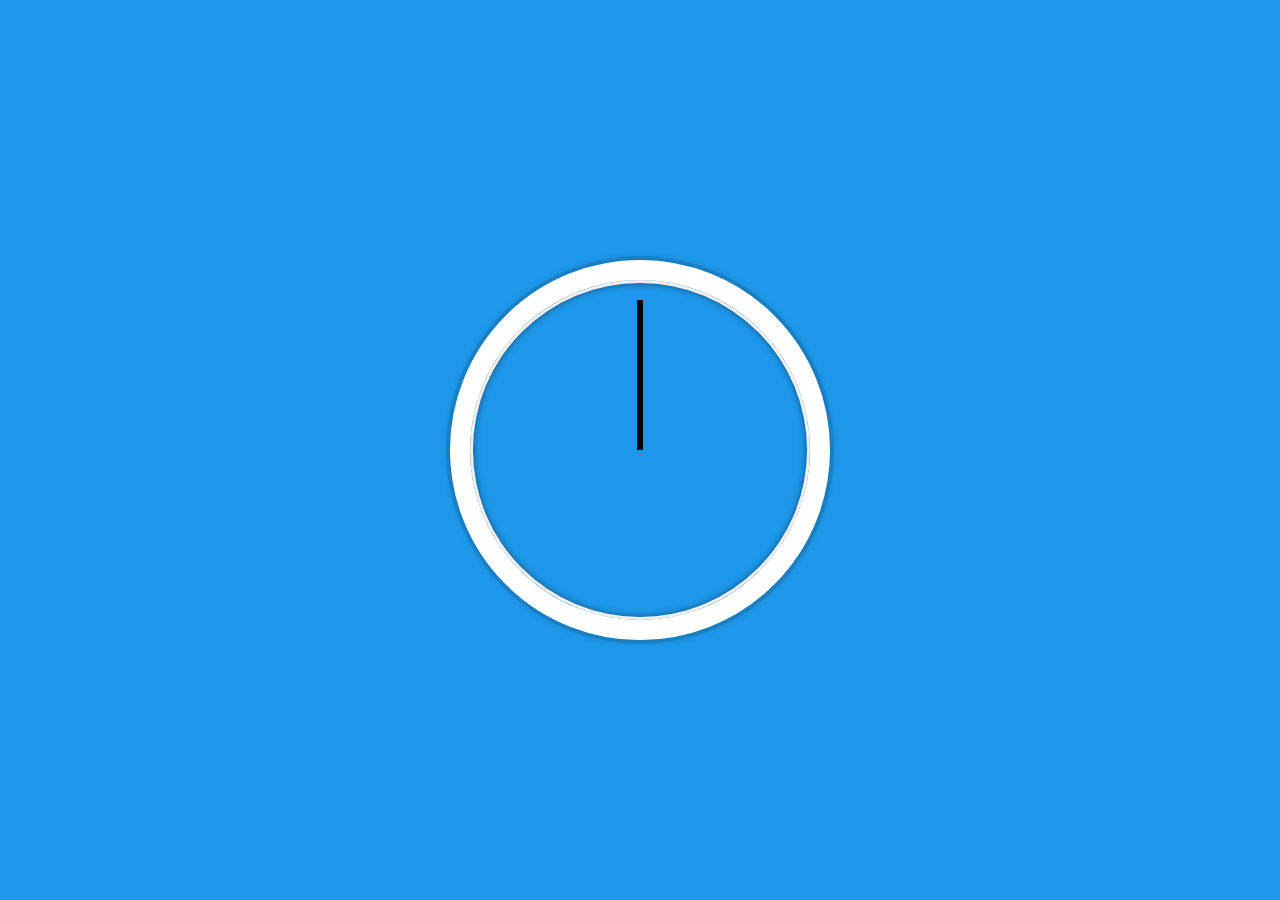
<file: 02. CSS + JS Clock/index.html>
<!DOCTYPE html>
<html lang="en">
<head>
  <meta charset="UTF-8">
  <title>JS + CSS Clock</title>
</head>
<body>


    <div class="clock">
      <div class="clock-face">
        <div class="hand hour-hand"></div>
        <div class="hand min-hand"></div>
        <div class="hand second-hand"></div>
      </div>
    </div>


  <style>
    html {
      background: #1e98ea url(https://unsplash.it/1500/1000?image=881&blur=3);
      background-size: cover;
      font-family: 'helvetica neue';
      text-align: center;
      font-size: 10px;
    }

    body {
      margin: 0;
      font-size: 2rem;
      display: flex;
      flex: 1;
      min-height: 100vh;
      align-items: center;
    }

    .clock {
      width: 30rem;
      height: 30rem;
      border: 20px solid white;
      border-radius: 50%;
      margin: 50px auto;
      position: relative;
      padding: 2rem;
      box-shadow:
        0 0 0 4px rgba(0,0,0,0.1),
        inset 0 0 0 3px #EFEFEF,
        inset 0 0 10px black,
        0 0 10px rgba(0,0,0,0.2);
    }

    .clock-face {
      position: relative;
      width: 100%;
      height: 100%;
      transform: translateY(-3px); /* account for the height of the clock hands */
    }

    .hand {
      width: 50%;
      height: 6px;
      background: black;
      position: absolute;
      top: 50%;
      transform-origin: 100%;
      transform: rotate(90deg);
      transition: all 0.1s;
      transition-timing-function: cubic-bezier(0, 1.76, 0.58, 1);
    }

  </style>
    
  <script>
    const secondHand = document.querySelector('.second-hand');
    const minuteHand = document.querySelector('.min-hand');
    const hourHand = document.querySelector('.hour-hand');


    function setDate(){
        const now = new Date();

        const seconds = now.getSeconds();
        const secondsDegrees = (seconds / 60)*360 + 90;
        secondHand.style.transform = `rotate(${secondsDegrees}deg)`; //Until this, the clock shows secondHand 90degrees more than it should, because the default setting of our secondHand was rotate(90deg). So we add 90degrees to the JS.
        // console.log(seconds);

        const minutes = now.getMinutes();
        const minutesDegrees = (minutes/60)*360+90;
        minuteHand.style.transform = `rotate(${minutesDegrees}deg)`;
        // console.log(minutes);

        const hours = now.getHours();
        const hoursDegrees = (hours/12)*360+90;
        hourHand.style.transform = `rotate(${hoursDegrees}deg)`;
        // console.log(hours);
    };

    setInterval(setDate, 1000);

    

  </script>
</body>
</html>
</file>
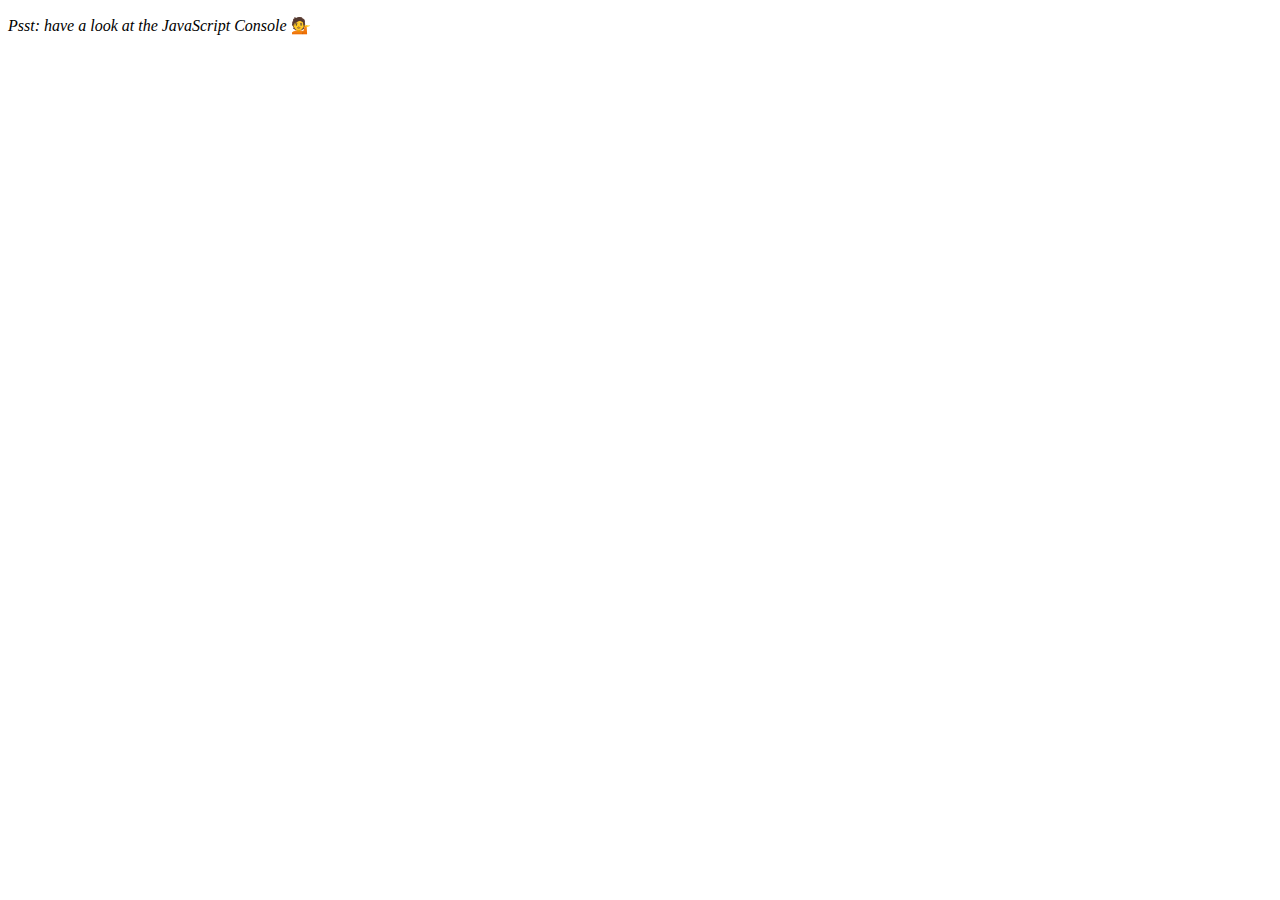
<file: 04. Array Cardio Day1/index.html>
<!DOCTYPE html>
<html lang="en">
<head>
  <meta charset="UTF-8">
  <title>Array Cardio 💪</title>
</head>
<body>
  <p><em>Psst: have a look at the JavaScript Console</em> 💁</p>
  <script>
    // Get your shorts on - this is an array workout!
    // ## Array Cardio Day 1

    // Some data we can work with

    const inventors = [
      { first: 'Albert', last: 'Einstein', year: 1879, passed: 1955 },
      { first: 'Isaac', last: 'Newton', year: 1643, passed: 1727 },
      { first: 'Galileo', last: 'Galilei', year: 1564, passed: 1642 },
      { first: 'Marie', last: 'Curie', year: 1867, passed: 1934 },
      { first: 'Johannes', last: 'Kepler', year: 1571, passed: 1630 },
      { first: 'Nicolaus', last: 'Copernicus', year: 1473, passed: 1543 },
      { first: 'Max', last: 'Planck', year: 1858, passed: 1947 },
      { first: 'Katherine', last: 'Blodgett', year: 1898, passed: 1979 },
      { first: 'Ada', last: 'Lovelace', year: 1815, passed: 1852 },
      { first: 'Sarah E.', last: 'Goode', year: 1855, passed: 1905 },
      { first: 'Lise', last: 'Meitner', year: 1878, passed: 1968 },
      { first: 'Hanna', last: 'Hammarström', year: 1829, passed: 1909 }
    ];

    const people = [
      'Bernhard, Sandra', 'Bethea, Erin', 'Becker, Carl', 'Bentsen, Lloyd', 'Beckett, Samuel', 'Blake, William', 'Berger, Ric', 'Beddoes, Mick', 'Beethoven, Ludwig',
      'Belloc, Hilaire', 'Begin, Menachem', 'Bellow, Saul', 'Benchley, Robert', 'Blair, Robert', 'Benenson, Peter', 'Benjamin, Walter', 'Berlin, Irving',
      'Benn, Tony', 'Benson, Leana', 'Bent, Silas', 'Berle, Milton', 'Berry, Halle', 'Biko, Steve', 'Beck, Glenn', 'Bergman, Ingmar', 'Black, Elk', 'Berio, Luciano',
      'Berne, Eric', 'Berra, Yogi', 'Berry, Wendell', 'Bevan, Aneurin', 'Ben-Gurion, David', 'Bevel, Ken', 'Biden, Joseph', 'Bennington, Chester', 'Bierce, Ambrose',
      'Billings, Josh', 'Birrell, Augustine', 'Blair, Tony', 'Beecher, Henry', 'Biondo, Frank'
    ];
    
    // Array.prototype.filter()
    // 1. Filter the list of inventors for those who were born in the 1500's
    const fifteenHundreds = inventors.filter((v)=> v.year <1600 && 1500<= v.year);
    console.table(fifteenHundreds);

    // Array.prototype.map() //Think of this as a factory machine where it processes raw materials. 'MAP' returs the same number of items as you give it.
    // 2. Give us an array of the inventors first and last names
    const fullNames = inventors.map((inventor) => `${inventor.first} ${inventor.last}`);
    console.log(fullNames);

    // Array.prototype.sort()
    // 3. Sort the inventors by birthdate, oldest to youngest //sort works like this : you get two items and asked to sort these two first, and onwards.
    const Older = inventors.sort((a,b) => a.year - b.year);
    // this is the same as : inventors.sort((a,b) => a.year >b.year? 1 : -1);
    console.table(Older);

    // Array.prototype.reduce()
    // 4. How many years did all the inventors live all together?
    const allYears = inventors.reduce((total, inventor) => {
        return total + (inventor.passed - inventor.year);
    }, 0); //Remember to add the default value here.
    console.log(allYears);

    // 5. Sort the inventors by years lived
    const oldest = inventors.sort((a,b)=> (b.passed - b.year) - (a.passed - a.year));
    console.table(oldest);

    // // 6. create a list of Boulevards in Paris that contain 'de' anywhere in the name
    // // https://en.wikipedia.org/wiki/Category:Boulevards_in_Paris
    const category = document.querySelector('.mw-category');
    const links = category.querySelectorAll('a'); //You can call queryselector against any existing dom element, not just 'document', to look inside of that dom element. Now we still need to change this node form into  array to look for elements we want to select out of this. There are two ways to do this.
    const arrayedLinks = Array.from(category.querySelectorAll('a'));
    // const links = [...category.querySelectorAll('a')];
    // console.log(links);
    // //Now we're going to convert this list of links into arrays and filter this to get what we want.
    const de = arrayedLinks
                .map((item) => item.textContent)
                .filter(streetName => streetName.includes('de'));

    console.log(de);


    // 7. sort Exercise
    // Sort the people alphabetically by last name
    // const alpha = people.sort((last, next) =>{
    //     const [aLast, aFirst] = last.split(', ');
    //     const [bLast, bFirst] = next.split(', ');

    //     return aLast - bLast;
    // })

    const alpha = people.sort((lastOne, nextOne)=>{
        const [aFirst, aLast] = lastOne.split(', ');
        const [bFirst, bLast] = nextOne.split(', ');
        return aLast > bLast? 1: -1;

        // return aLast - bLast;
    });
    console.log(alpha);

    // 8. Reduce Exercise
    // Sum up the instances of each of these
    const data = ['car', 'car', 'truck', 'truck', 'bike', 'walk', 'car', 'van', 'bike', 'walk', 'car', 'van', 'car', 'truck' ];

    const transportation = data.reduce(function(obj, item){
        if(!obj[item]){
            obj[item] = 0;
        }
        obj[item]++;
        return obj;
    }, {});
    console.log(transportation);
  </script>
</body>
</html>
</file>
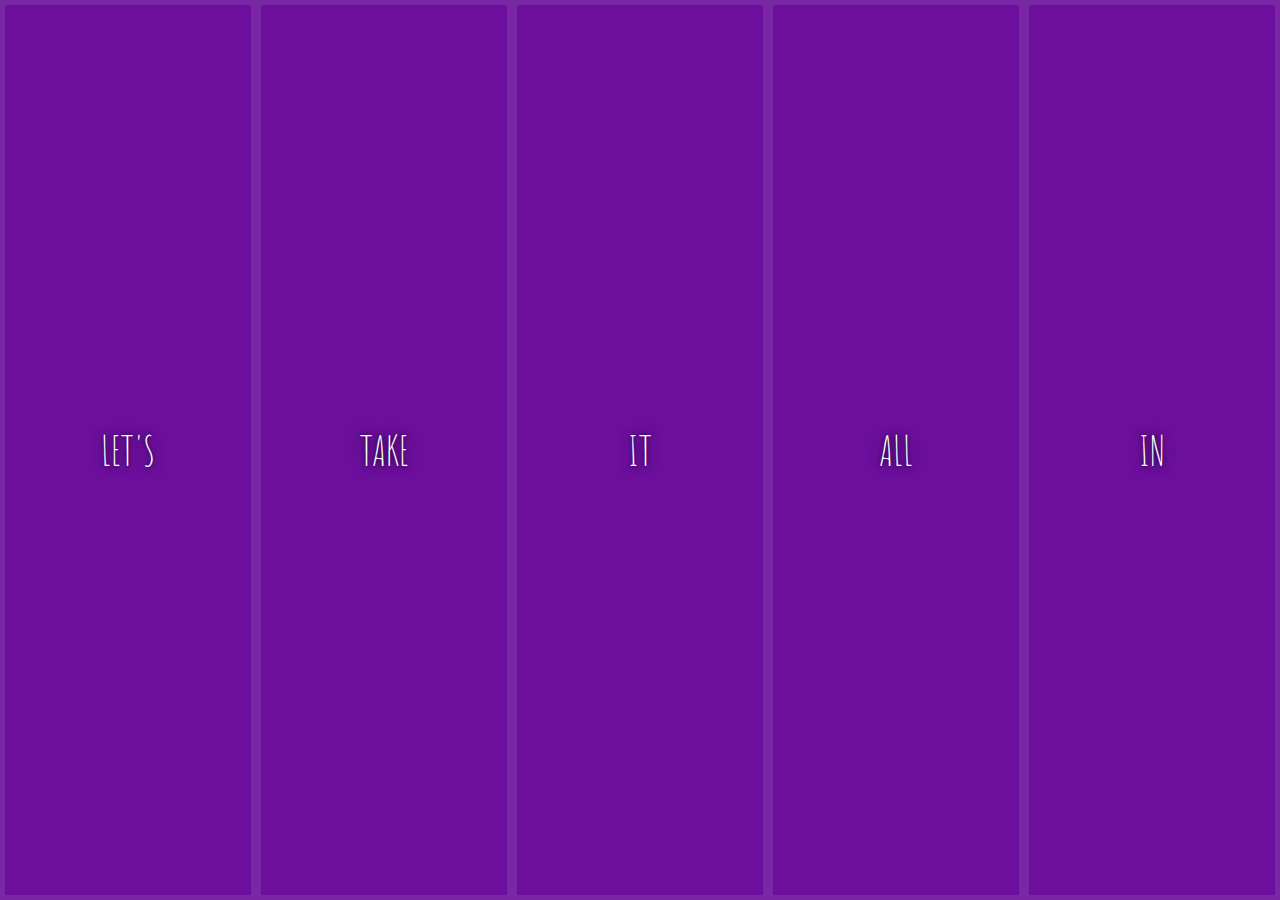
<file: 05. Flex Panels Image Gallery/index.html>
<!DOCTYPE html>
<html lang="en">
<head>
  <meta charset="UTF-8">
  <title>Flex Panels 💪</title>
  <link href='https://fonts.googleapis.com/css?family=Amatic+SC' rel='stylesheet' type='text/css'>
</head>
<body>
  <style>
    html {
      box-sizing: border-box;
      background: #ffc600;
      font-family: 'helvetica neue';
      font-size: 20px;
      font-weight: 200;
    }
    
    body {
      margin: 0;
    }
    
    *, *:before, *:after {
      box-sizing: inherit;
    }

    .panels {
      min-height: 100vh;
      overflow: hidden;
      display: flex;
    }

    .panel {
      flex : 1;
      background: #6B0F9C;
      box-shadow: inset 0 0 0 5px rgba(255,255,255,0.1);
      color: white;
      text-align: center;
      align-items: center;
      /* Safari transitionend event.propertyName === flex */
      /* Chrome + FF transitionend event.propertyName === flex-grow */
      transition: 
        font-size 0.7s cubic-bezier(0.61,-0.19, 0.7,-0.11),
        flex 0.7s cubic-bezier(0.61,-0.19, 0.7,-0.11),
        background 0.2s; /*this transition part allows panel to animate itself according to the items defined below.*/
      font-size: 20px;
      background-size: cover;
      background-position: center;
      justify-content: center;
      align-items: center;
      display: flex; /*this is a flex item and a flex container at the same time*/
      flex-direction: column;
    }

    .panel1 { background-image:url(https://source.unsplash.com/gYl-UtwNg_I/1500x1500); }
    .panel2 { background-image:url(https://source.unsplash.com/rFKUFzjPYiQ/1500x1500); }
    .panel3 { background-image:url(https://images.unsplash.com/photo-1465188162913-8fb5709d6d57?ixlib=rb-0.3.5&q=80&fm=jpg&crop=faces&cs=tinysrgb&w=1500&h=1500&fit=crop&s=967e8a713a4e395260793fc8c802901d); }
    .panel4 { background-image:url(https://source.unsplash.com/ITjiVXcwVng/1500x1500); }
    .panel5 { background-image:url(https://source.unsplash.com/3MNzGlQM7qs/1500x1500); }

    /* Flex items */
    .panel > * {
      margin: 0;
      width: 100%;
      transition: transform 0.5s;
      flex: 1 0 auto;
      display: flex; /*again, this is flex item as well as flex container.*/
      justify-content: center;
      align-items: center;

    }
    .panel >*:first-child{
        transform: translateY(-100%);
    }
    .panel.open-active >*:first-child{
        transform: translateY(-0%); /*oepn-active class is added, the hidden (or 'translated' item comes back down)*/
    }
    .panel >*:last-child{
        transform: translateY(100%);
    }
    .panel.open-active >*:last-child{
        transform: translateY(0%);
    }
    .panel p{
      text-transform: uppercase;
      font-family: 'Amatic SC', cursive;
      text-shadow: 0 0 4px rgba(0, 0, 0, 0.72), 0 0 14px rgba(0, 0, 0, 0.45);
      font-size: 2em;
    };
    
    .panel p:nth-child(2) {
      font-size: 4em;
    }

    .panel.open {
      flex : 5;
      font-size: 40px;
    } /*when the panel has class of 'open', it has bigger panel and font/*/

  </style>


  <div class="panels">
    <div class="panel panel1">
      <p>Hey</p>
      <p>Let's</p>
      <p>Dance</p>
    </div>
    <div class="panel panel2">
      <p>Give</p>
      <p>Take</p>
      <p>Receive</p>
    </div>
    <div class="panel panel3">
      <p>Experience</p>
      <p>It</p>
      <p>Today</p>
    </div>
    <div class="panel panel4">
      <p>Give</p>
      <p>All</p>
      <p>You can</p>
    </div>
    <div class="panel panel5">
      <p>Life</p>
      <p>In</p>
      <p>Motion</p>
    </div>
  </div>

  <script>
    const panels = document.querySelectorAll('.panel');

    function toggleOpen(){
        this.classList.toggle('open');
    }/*toggle removes a class when it exists, and adds it when it doesn't exist*/
    function toggleActive(e){
        console.log(e.propertyName);
        // this.classList.toggle('open-active');/*when we code like this, multiple transitionend are fired. when we console.log e.propertyName, it returns both font size and flex-grow.*/
        if(e.propertyName.includes('flex')){
            this.classList.toggle('open-active');

        }
    }
    panels.forEach(panel => panel.addEventListener('click', toggleOpen));
    panels.forEach(panel => panel.addEventListener('transitionend', toggleActive));
  </script>



</body>
</html>
</file>
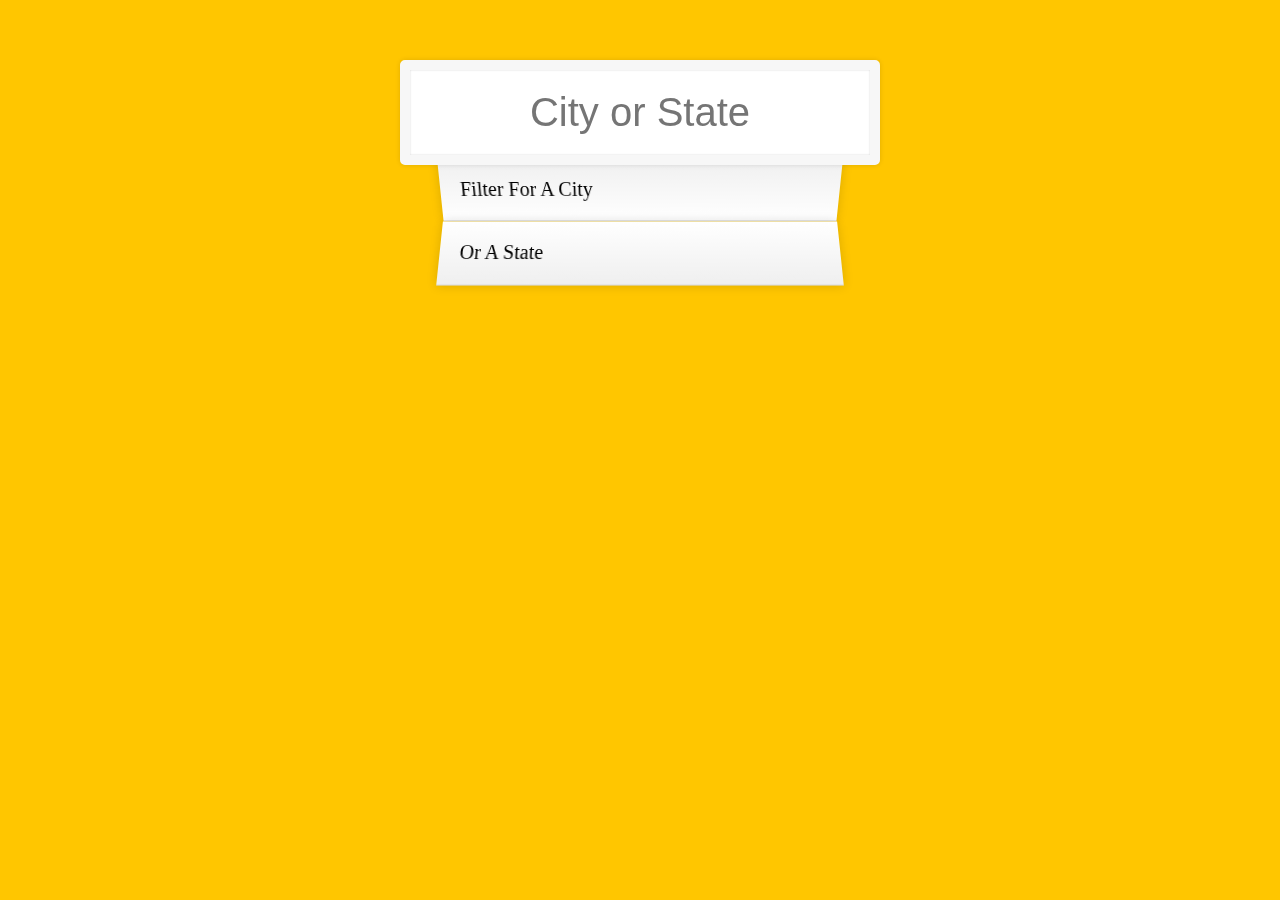
<file: 06. Typed Ahead/index.html>
<!DOCTYPE html>
<html lang="en">
<head>
  <meta charset="UTF-8">
  <title>Type Ahead 👀</title>
  <link rel="stylesheet" href="style.css">
</head>
<body>

  <form class="search-form">
    <input type="text" class="search" placeholder="City or State">
    <ul class="suggestions">
      <li>Filter for a city</li>
      <li>or a state</li>
    </ul>
  </form>
<script>
const endpoint = 'https://gist.githubusercontent.com/Miserlou/c5cd8364bf9b2420bb29/raw/2bf258763cdddd704f8ffd3ea9a3e81d25e2c6f6/cities.json';
const cities = [];
fetch(endpoint)
.then(blob => blob.json())//until this, it doesn't return a data but returns a promise. fetch itself returns a promise. fetch data has no idea what type of data this is.
.then(data => cities.push(...data));//blob.json itself returns another promise so we go another round of .then. Put the data of arrays inside 'cities' variable. However if we do cities.push(data) the data array is nested inside cities array. So we need to spread into push method, the array.


function findMatches(wordToMatch, cities){
  return cities.filter(place => {
    const regex = new RegExp(wordToMatch, 'gi');
    return place.city.match(regex) || place.state.match(regex);//Can look for either city or state
  })
  //here we need to figure out of the city of state matches what was searched.
}

function displayMatches(){
  const matchArray = findMatches(this.value, cities);
  const html = matchArray.map(place =>{
    const regex = new RegExp(this.value, 'ig');
    const cityName = place.city.replace(regex, `<span class ="hl">${this.value}</span>`)
    const stateName = place.state.replace(regex, `<span class ="hl">${this.value}</span>`)
    return `
    <li>
      <span class = 'name'>${cityName}, ${stateName}</span>
      <span class='population'>${place.population}</span>
    ,</li>
    `;
  }).join('')
  suggestions.innerHTML = html;
}


const searchInput = document.querySelector('.search');//find the input text of searchbox
const suggestions = document.querySelector('.suggestions');//find the ul list of recommended list 

searchInput.addEventListener('change', displayMatches);//'change'event only fires when we go off that input(click outside of searchbox)
searchInput.addEventListener('keyup', displayMatches);//'keyup'event fires as we add 'keys'(type the keyboard)

</script>
</body>
</html>
</file>
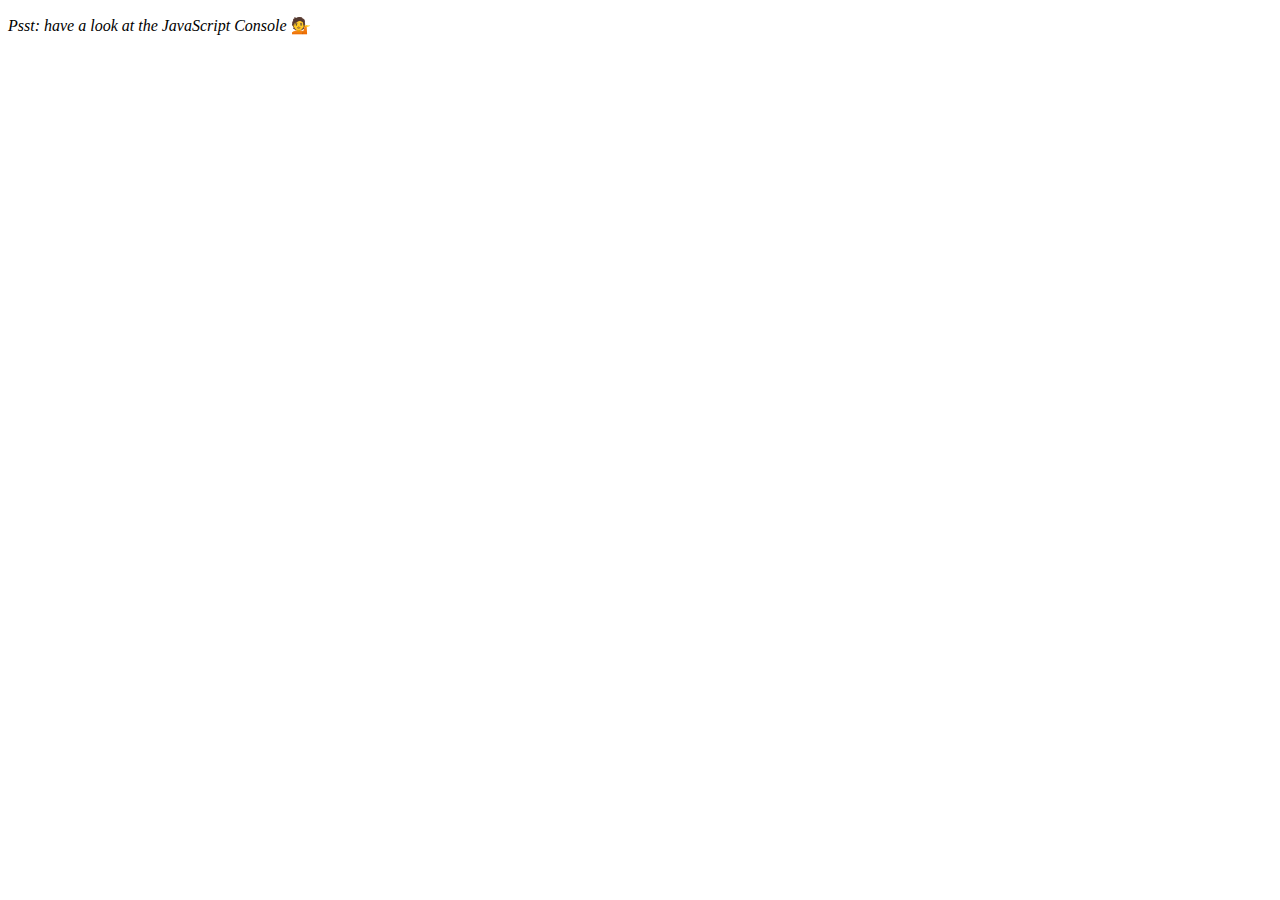
<file: 07. Array Cardio Day2.html/index.html>
<!DOCTYPE html>
<html lang="en">
<head>
  <meta charset="UTF-8">
  <title>Array Cardio 💪💪</title>
</head>
<body>
  <p><em>Psst: have a look at the JavaScript Console</em> 💁</p>
  <script>
    // ## Array Cardio Day 2

    const people = [
      { name: 'Wes', year: 1988 },
      { name: 'Kait', year: 1986 },
      { name: 'Irv', year: 1970 },
      { name: 'Lux', year: 2015 }
    ];

    const comments = [
      { text: 'Love this!', id: 523423 },
      { text: 'Super good', id: 823423 },
      { text: 'You are the best', id: 2039842 },
      { text: 'Ramen is my fav food ever', id: 123523 },
      { text: 'Nice Nice Nice!', id: 542328 }
    ];

    
  // Some and Every Checks
  // Array.prototype.some() // is at least one person 19 or older?
  const isAdult = people.some((person) => ((new Date().getFullYear()) - person.year >= 19));
  console.log(isAdult); //**No curly bracket = implicit return???

  // Array.prototype.every() // is everyone 19 or older?
  const isAllAdult = people.every((person) => ((new Date().getFullYear()) - person.year >= 19));
  console.log(isAllAdult); //**No curly bracket = implicit return???

  // Array.prototype.find()
  // Find is like filter, but instead returns just the one you are looking for
  // find the comment with the ID of 823423
  const comment = comments.find((item) => item.id === 823423);
  console.log(comment);

  //This is same as
  const comment2 = comments.find(function(item){
    if(item.id === 823423){
        return true;
    }
  })
  console.log(comment2);

  // Array.prototype.findIndex()
  // Find the comment with this ID
  // delete the comment with the ID of 823423
  const index = comments.findIndex((comment) => comment.id === 823423);
  console.log(comments[index].text);
  //how to delete this?

//   comments.splice(index, 1); OR,

  console.table(comments);
  const newComments = [
    ...comments.slice(0, index),
    ...comments.slice(index+1),
  ];
  console.table(newComments);
  console.table(comments)

  </script>
</body>
</html>
</file>
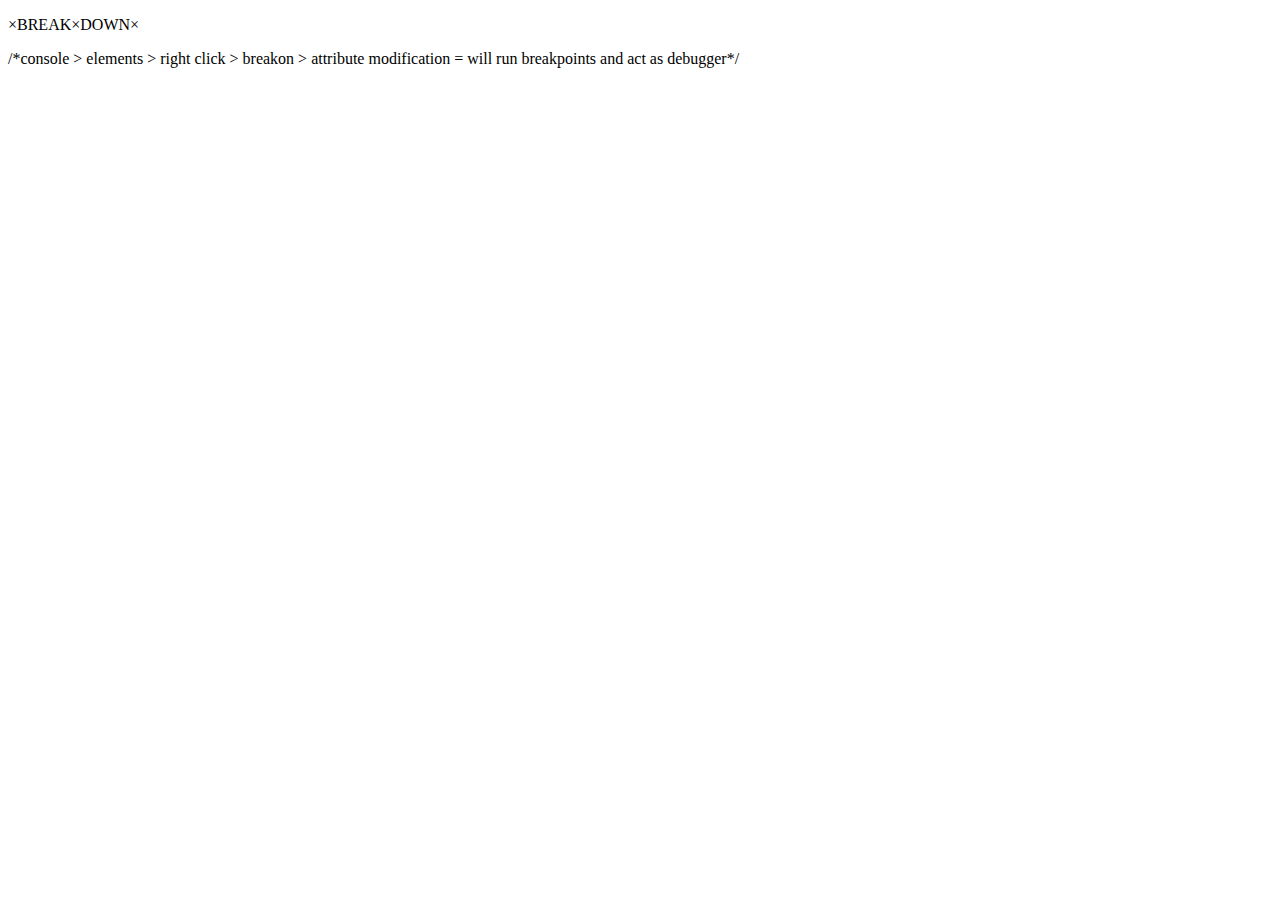
<file: 09. Dev tools domination/index.html>
<!DOCTYPE html>
<html lang="en">
<head>
  <meta charset="UTF-8">
  <title>Console Tricks!</title>
</head>
<body>

  <p onClick="makeGreen()">×BREAK×DOWN×</p> /*console > elements > right click > breakon > attribute modification = will run breakpoints and act as debugger*/

  <script>
    const dogs = [{ name: 'Snickers', age: 2 }, { name: 'hugo', age: 8 }];

    function makeGreen() {
      const p = document.querySelector('p');
      p.style.color = '#BADA55';
      p.style.fontSize = '50px';
    }

    // Regulars
    console.log('hello');

    // Interpolated
    console.log('Hi I am a %s string!', '≈');
    // Styled //With %c in the first argument, second argument interpreted as a style  
    console.log('%c I am some great text', 'font-size:50px; background:pink;')

    // warning!
    console.warn('Oh Noo!');

    // Error :|
    console.error('Yikes');

    // Info
    console.info('This is an important info')

    // Testing
    console.assert(1===2, 'That is wrong!')
    const p = document.querySelector('p');
    console.assert(p.classList.contains('ouch'), 'That is wrong!');

    // clearing
    console.clear();

    // Viewing DOM Elements
    console.log(p);
    console.dir(p);

    console.clear();
    // Grouping together //console.groupCollapsed(key) groups the end result by what's inside (key). Remember to define at the end, console.groupEnd(key)
    dogs.forEach(dog => {
        console.groupCollapsed(`${dog.name}`);
        console.log(`This is ${dog.name}`);
        console.log(`${dog.name} is ${dog.age} years old`);
        console.groupEnd(`${dog.name}`);
    });
    // counting //counts how many something has been logged.
    console.count('Daen');
    console.count('Daen');
    console.count('Daen');
    console.count('Random');
    console.count('Daen');
    console.count('Daen');
    console.count('Daen');

    // timing //measures the time it takes for an action to happen
    console.time('fetching data');
    fetch('https://api.github.com/users/wesbos')
    .then(data => data.json())
    .then(data => {
        console.timeEnd('fetching data');
        console.log(data);
    });
    //console.table //takes an array of objects and assuming that they all have same properties, it will display like a table.
    console.table(dogs);

  </script>
</body>
</html>
</file>
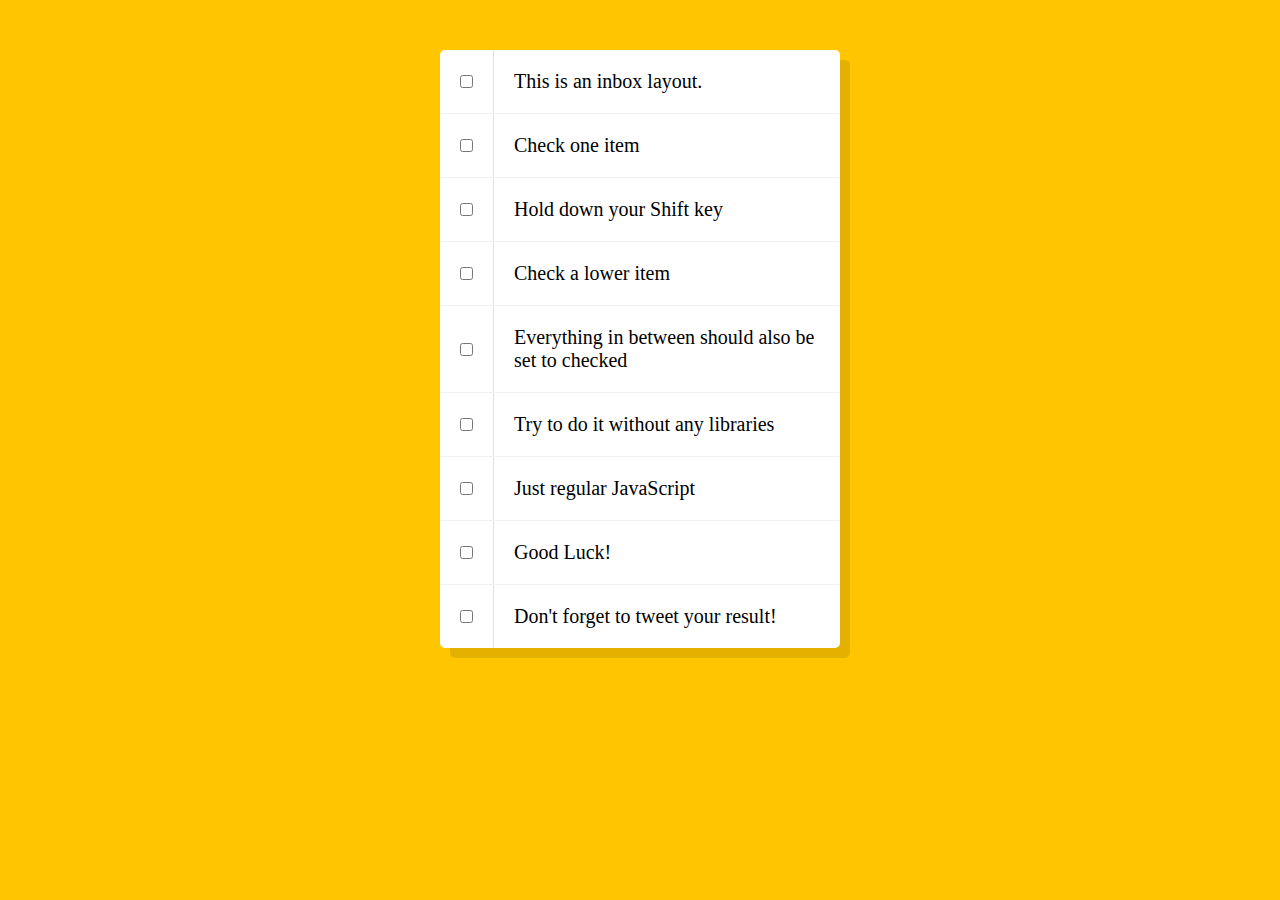
<file: 10. Hold shift to check multiple/index.html>
<!DOCTYPE html>
<html lang="en">
<head>
  <meta charset="UTF-8">
  <title>Hold Shift to Check Multiple Checkboxes</title>
</head>
<body>
  <style>

    html {
      font-family: sans-serif;
      background: #ffc600;
    }

    .inbox {
      max-width: 400px;
      margin: 50px auto;
      background: white;
      border-radius: 5px;
      box-shadow: 10px 10px 0 rgba(0,0,0,0.1);
    }

    .item {
      display: flex;
      align-items: center;
      border-bottom: 1px solid #F1F1F1;
    }

    .item:last-child {
      border-bottom: 0;
    }

    input:checked + p {
      background: #F9F9F9;
      text-decoration: line-through;
    }

    input[type="checkbox"] {
      margin: 20px;
    }

    p {
      margin: 0;
      padding: 20px;
      transition: background 0.2s;
      flex: 1;
      font-family:'helvetica neue';
      font-size: 20px;
      font-weight: 200;
      border-left: 1px solid #D1E2FF;
    }
  </style>
   <!--
   The following is a common layout you would see in an email client.

   When a user clicks a checkbox, holds Shift, and then clicks another checkbox a few rows down, all the checkboxes inbetween those two checkboxes should be checked.

  -->
  <div class="inbox">
    <div class="item">
      <input type="checkbox">
      <p>This is an inbox layout.</p>
    </div>
    <div class="item">
      <input type="checkbox">
      <p>Check one item</p>
    </div>
    <div class="item">
      <input type="checkbox">
      <p>Hold down your Shift key</p>
    </div>
    <div class="item">
      <input type="checkbox">
      <p>Check a lower item</p>
    </div>
    <div class="item">
      <input type="checkbox">
      <p>Everything in between should also be set to checked</p>
    </div>
    <div class="item">
      <input type="checkbox">
      <p>Try to do it without any libraries</p>
    </div>
    <div class="item">
      <input type="checkbox">
      <p>Just regular JavaScript</p>
    </div>
    <div class="item">
      <input type="checkbox">
      <p>Good Luck!</p>
    </div>
    <div class="item">
      <input type="checkbox">
      <p>Don't forget to tweet your result!</p>
    </div>
  </div>

<script>
    const checkboxes = document.querySelectorAll(".inbox input[type='checkbox']");
    let lastchecked;

    function checkHandler(e){
        //check if they had the shift key down
        //AND check if they had checked(not unchecked) the box.
        //then loop over every single checkbox, look for the first and last one that's been checked, and check all in between.
        //This is less fragile than finding a dom element, bc this can be changed when an element is added in html.
        console.log(e);
        let inbetween = false;
        if(e.shiftkey && this.checked){ //this.checked?
            checkboxes.forEach(checkbox =>{
            console.log(checkbox);
            if(checkbox === this || checkbox === lastchecked){
                inbetween = !inbetween; //flag variable.
                console.log('starting to check them inbetween!');
            }
            if(inbetween){
                checkbox.checked = true;
            }
        })
            //when reaching the last one, 'inbetween' = false
        };
        //when we check something, we need to remember that as the last variable.
        lastchecked = this;
    }
    checkboxes.forEach((checkbox) => checkbox.addEventListener('click', checkHandler))//'change' event nope bc this will fire even if we use the keyboard.
</script>
</body>
</html>
</file>
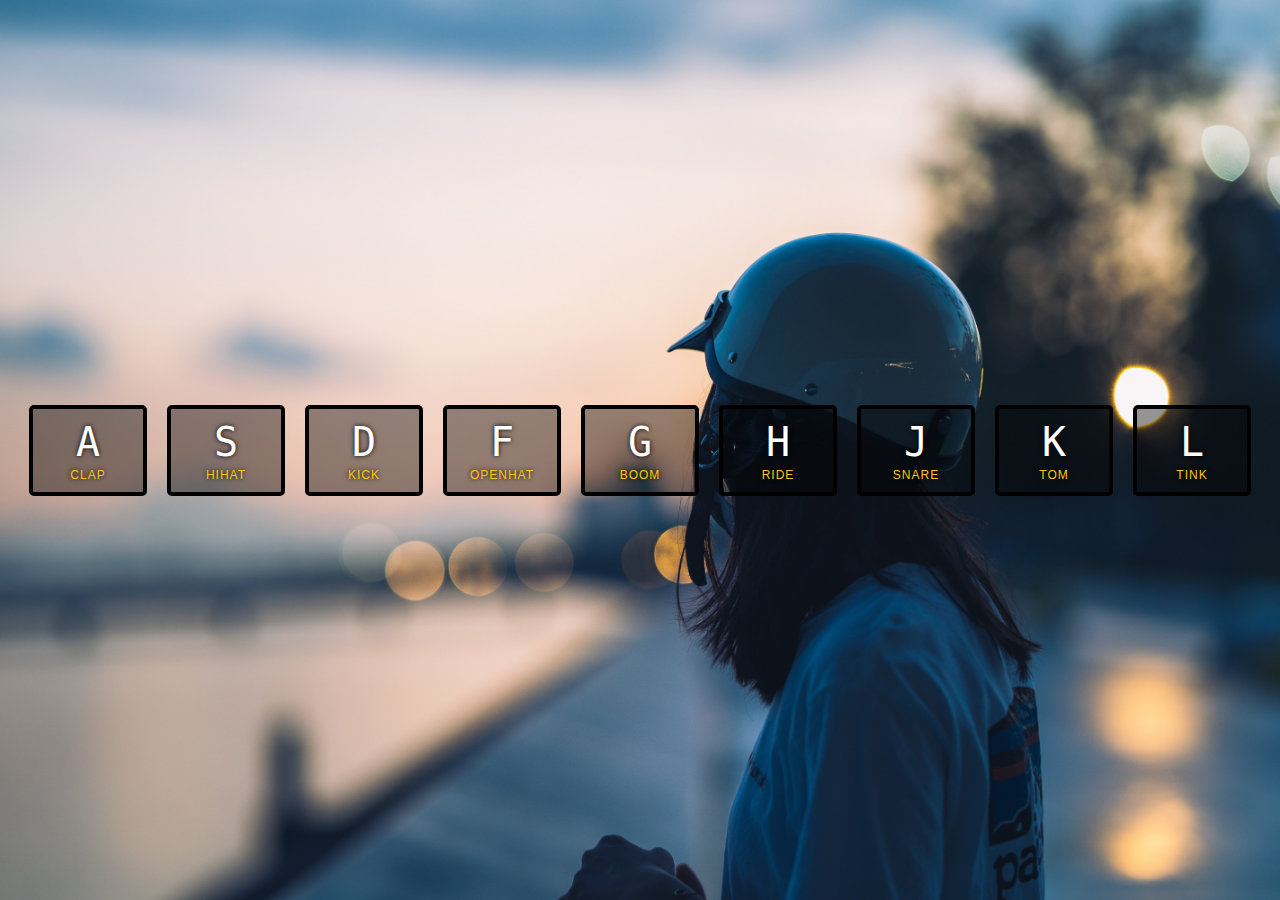
<file: 01. Javascript Drum Kit/index-START.html>
<!DOCTYPE html>
<html lang="en">
<head>
  <meta charset="UTF-8">
  <title>JS Drum Kit</title>
  <link rel="stylesheet" href="style.css">
</head>
<body>


  <div class="keys">
    <div data-key="65" class="key">
      <kbd>A</kbd>
      <span class="sound">clap</span>
    </div>
    <div data-key="83" class="key">
      <kbd>S</kbd>
      <span class="sound">hihat</span>
    </div>
    <div data-key="68" class="key">
      <kbd>D</kbd>
      <span class="sound">kick</span>
    </div>
    <div data-key="70" class="key">
      <kbd>F</kbd>
      <span class="sound">openhat</span>
    </div>
    <div data-key="71" class="key">
      <kbd>G</kbd>
      <span class="sound">boom</span>
    </div>
    <div data-key="72" class="key">
      <kbd>H</kbd>
      <span class="sound">ride</span>
    </div>
    <div data-key="74" class="key">
      <kbd>J</kbd>
      <span class="sound">snare</span>
    </div>
    <div data-key="75" class="key">
      <kbd>K</kbd>
      <span class="sound">tom</span>
    </div>
    <div data-key="76" class="key">
      <kbd>L</kbd>
      <span class="sound">tink</span>
    </div>
  </div>

  <audio data-key="65" src="sounds/01 - JavaScript Drum Kit_sounds_clap.wav"></audio>
  <audio data-key="83" src="sounds/01 - JavaScript Drum Kit_sounds_hihat.wav"></audio>
  <audio data-key="68" src="sounds/01 - JavaScript Drum Kit_sounds_kick.wav"></audio>
  <audio data-key="70" src="sounds/01 - JavaScript Drum Kit_sounds_openhat.wav"></audio>
  <audio data-key="71" src="sounds/01 - JavaScript Drum Kit_sounds_boom.wav"></audio>
  <audio data-key="72" src="sounds/01 - JavaScript Drum Kit_sounds_ride.wav"></audio>
  <audio data-key="74" src="sounds/01 - JavaScript Drum Kit_sounds_snare.wav"></audio>
  <audio data-key="75" src="sounds/01 - JavaScript Drum Kit_sounds_tom.wav"></audio>
  <audio data-key="76" src="sounds/01 - JavaScript Drum Kit_sounds_tink.wav"></audio>

<script>
    function playsound(e){
        const audio = document.querySelector(`audio[data-key ="${e.keyCode}"]`)
        if(!audio) return; //stop the function from running altogether.
        audio.currentTime = 0; //rewind to the start
        audio.play();
        const key = document.querySelector(`.key[data-key ="${e.keyCode}"]`)
        key.classList.add('playing'); // refer to the style class .playing. This adds 'playing' class to the key and results in key expansion
    };
    
    function removeTransition(e){
        if(e.propertyName !== 'transform') return; // skip it if it's not a transform
        console.log(e.propertyName);
        this.classList.remove("playing");
    }; 

    const keys = document.querySelectorAll('.key');
    keys.forEach(key => key.addEventListener('transitionend', removeTransition));//Why we can't use this kind of format "key.addEventListener('transitioned')" is because when you have an array of elements you cannot listen on all of them. It must explicitly loop over every single element.
    window.addEventListener('keydown', playsound);

</script>


</body>
</html>
</file>
<file: 06. Typed Ahead/style.css>
html {
    box-sizing: border-box;
    background: #ffc600;
    font-family: 'helvetica neue';
    font-size: 20px;
    font-weight: 200;
  }
  
  *, *:before, *:after {
    box-sizing: inherit;
  }
  
  input {
    width: 100%;
    padding: 20px;
  }
  
  .search-form {
    max-width: 400px;
    margin: 50px auto;
  }
  
  input.search {
    margin: 0;
    text-align: center;
    outline: 0;
    border: 10px solid #F7F7F7;
    width: 120%;
    left: -10%;
    position: relative;
    top: 10px;
    z-index: 2;
    border-radius: 5px;
    font-size: 40px;
    box-shadow: 0 0 5px rgba(0, 0, 0, 0.12), inset 0 0 2px rgba(0, 0, 0, 0.19);
  }
  
  .suggestions {
    margin: 0;
    padding: 0;
    position: relative;
    /*perspective: 20px;*/
  }
  
  .suggestions li {
    background: white;
    list-style: none;
    border-bottom: 1px solid #D8D8D8;
    box-shadow: 0 0 10px rgba(0, 0, 0, 0.14);
    margin: 0;
    padding: 20px;
    transition: background 0.2s;
    display: flex;
    justify-content: space-between;
    text-transform: capitalize;
  }
  
  .suggestions li:nth-child(even) {
    transform: perspective(100px) rotateX(3deg) translateY(2px) scale(1.001);
    background: linear-gradient(to bottom,  #ffffff 0%,#EFEFEF 100%);
  }
  
  .suggestions li:nth-child(odd) {
    transform: perspective(100px) rotateX(-3deg) translateY(3px);
    background: linear-gradient(to top,  #ffffff 0%,#EFEFEF 100%);
  }
  
  span.population {
    font-size: 15px;
  }
  
  .hl {
    background: #ffc600;
  }
</file>
<file: 01. Javascript Drum Kit/style.css>
html {
    font-size: 10px;
    background: url('image.jpg') bottom center;
    background-size: cover;
  }
  
  body,html {
    margin: 0;
    padding: 0;
    font-family: sans-serif;
  }
  
  .keys {
    display: flex;
    flex: 1;
    min-height: 100vh;
    align-items: center;
    justify-content: center;
  }
  
  .key {
    border: .4rem solid black;
    border-radius: .5rem;
    margin: 1rem;
    font-size: 1.5rem;
    padding: 1rem .5rem;
    transition: all .07s ease;
    width: 10rem;
    text-align: center;
    color: white;
    background: rgba(0,0,0,0.4);
    text-shadow: 0 0 .5rem black;
  }
  
  .playing {
    transform: scale(1.1);
    border-color: #ffc600;
    box-shadow: 0 0 1rem #ffc600;
  }
  
  kbd {
    display: block;
    font-size: 4rem;
  }
  
  .sound {
    font-size: 1.2rem;
    text-transform: uppercase;
    letter-spacing: .1rem;
    color: #ffc600;
  }
</file>
